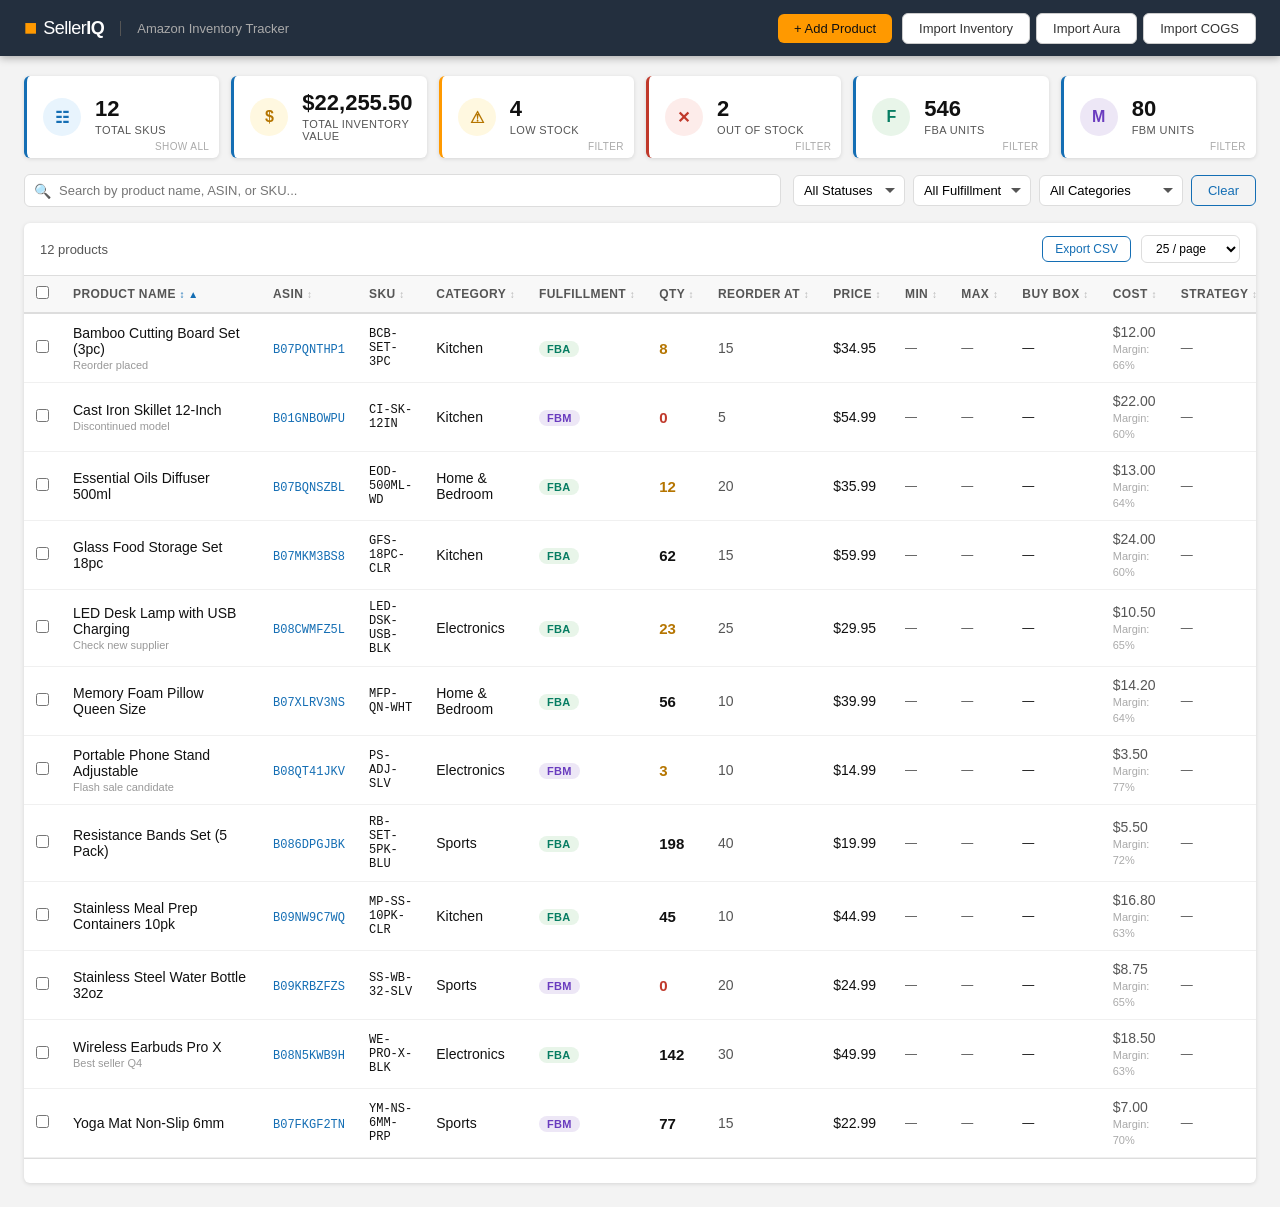
<file: index.html>
<!DOCTYPE html>
<html lang="en">
<head>
  <meta charset="UTF-8" />
  <meta name="viewport" content="width=device-width, initial-scale=1.0" />
  <meta http-equiv="Cache-Control" content="no-cache, no-store, must-revalidate" />
  <meta http-equiv="Pragma" content="no-cache" />
  <meta http-equiv="Expires" content="0" />
  <title>Amazon Inventory Tracker</title>
  <link rel="stylesheet" href="styles.css?v=4" />
</head>
<body>
  <!-- Header -->
  <header class="header">
    <div class="header-left">
      <div class="logo">
        <span class="logo-icon">&#9632;</span>
        <span class="logo-text">Seller<strong>IQ</strong></span>
      </div>
      <span class="header-subtitle">Amazon Inventory Tracker</span>
    </div>
    <div class="header-right">
      <button class="btn btn-primary" id="addProductBtn">+ Add Product</button>
      <div class="import-group">
        <button class="btn btn-secondary" id="importBtn">Import Inventory</button>
        <button class="btn btn-secondary" id="importAuraBtn">Import Aura</button>
        <button class="btn btn-secondary" id="importCogsBtn">Import COGS</button>
      </div>
      <input type="file" id="csvFileInput" accept=".csv,.txt,.tsv,text/plain,text/csv" style="display:none" />
      <input type="file" id="auraFileInput" accept=".csv,.txt,.tsv,text/plain,text/csv" style="display:none" />
      <input type="file" id="cogsFileInput" accept=".csv,.txt,.tsv,text/plain,text/csv" style="display:none" />
    </div>
  </header>

  <!-- Dashboard Stats -->
  <section class="dashboard">
    <div class="stat-card stat-clickable" data-filter="all">
      <div class="stat-icon total">&#9783;</div>
      <div class="stat-info">
        <div class="stat-value" id="statTotalSKUs">0</div>
        <div class="stat-label">Total SKUs</div>
      </div>
      <span class="stat-filter-hint">Show all</span>
    </div>
    <div class="stat-card">
      <div class="stat-icon value">&#36;</div>
      <div class="stat-info">
        <div class="stat-value" id="statTotalValue">$0.00</div>
        <div class="stat-label">Total Inventory Value</div>
      </div>
    </div>
    <div class="stat-card warning stat-clickable" data-filter="low_stock">
      <div class="stat-icon low">&#9888;</div>
      <div class="stat-info">
        <div class="stat-value" id="statLowStock">0</div>
        <div class="stat-label">Low Stock</div>
      </div>
      <span class="stat-filter-hint">Filter</span>
    </div>
    <div class="stat-card danger stat-clickable" data-filter="out_of_stock">
      <div class="stat-icon out">&#10005;</div>
      <div class="stat-info">
        <div class="stat-value" id="statOutOfStock">0</div>
        <div class="stat-label">Out of Stock</div>
      </div>
      <span class="stat-filter-hint">Filter</span>
    </div>
    <div class="stat-card stat-clickable" data-filter="FBA">
      <div class="stat-icon fba">F</div>
      <div class="stat-info">
        <div class="stat-value" id="statFBA">0</div>
        <div class="stat-label">FBA Units</div>
      </div>
      <span class="stat-filter-hint">Filter</span>
    </div>
    <div class="stat-card stat-clickable" data-filter="FBM">
      <div class="stat-icon fbm">M</div>
      <div class="stat-info">
        <div class="stat-value" id="statFBM">0</div>
        <div class="stat-label">FBM Units</div>
      </div>
      <span class="stat-filter-hint">Filter</span>
    </div>
  </section>

  <!-- Filters & Search -->
  <section class="toolbar">
    <div class="search-box">
      <span class="search-icon">&#128269;</span>
      <input type="text" id="searchInput" placeholder="Search by product name, ASIN, or SKU..." />
    </div>
    <div class="filters">
      <select id="filterStatus">
        <option value="">All Statuses</option>
        <option value="active">Active</option>
        <option value="inactive">Inactive</option>
        <option value="low_stock">Low Stock</option>
        <option value="out_of_stock">Out of Stock</option>
      </select>
      <select id="filterFulfillment">
        <option value="">All Fulfillment</option>
        <option value="FBA">FBA</option>
        <option value="FBM">FBM</option>
      </select>
      <select id="filterCategory">
        <option value="">All Categories</option>
      </select>
      <button class="btn btn-ghost" id="clearFilters">Clear</button>
    </div>
  </section>

  <!-- Inventory Table -->
  <section class="table-section">
    <div class="table-header">
      <span id="resultCount" class="result-count">0 products</span>
      <div class="table-actions">
        <button class="btn btn-ghost btn-sm" id="exportBtn">Export CSV</button>
        <select id="pageSizeSelect">
          <option value="10">10 / page</option>
          <option value="25" selected>25 / page</option>
          <option value="50">50 / page</option>
          <option value="100">100 / page</option>
        </select>
      </div>
    </div>
    <div class="table-wrapper">
      <table id="inventoryTable">
        <thead>
          <tr>
            <th class="col-check"><input type="checkbox" id="selectAll" /></th>
            <th class="sortable" data-col="name">Product Name <span class="sort-arrow">&#8597;</span></th>
            <th class="sortable" data-col="asin">ASIN <span class="sort-arrow">&#8597;</span></th>
            <th class="sortable" data-col="sku">SKU <span class="sort-arrow">&#8597;</span></th>
            <th class="sortable" data-col="category">Category <span class="sort-arrow">&#8597;</span></th>
            <th class="sortable" data-col="fulfillment">Fulfillment <span class="sort-arrow">&#8597;</span></th>
            <th class="sortable" data-col="quantity">Qty <span class="sort-arrow">&#8597;</span></th>
            <th class="sortable" data-col="reorderPoint">Reorder At <span class="sort-arrow">&#8597;</span></th>
            <th class="sortable" data-col="price">Price <span class="sort-arrow">&#8597;</span></th>
            <th class="sortable" data-col="minPrice">Min <span class="sort-arrow">&#8597;</span></th>
            <th class="sortable" data-col="maxPrice">Max <span class="sort-arrow">&#8597;</span></th>
            <th class="sortable" data-col="buyBoxPrice">Buy Box <span class="sort-arrow">&#8597;</span></th>
            <th class="sortable" data-col="cost">Cost <span class="sort-arrow">&#8597;</span></th>
            <th class="sortable" data-col="strategy">Strategy <span class="sort-arrow">&#8597;</span></th>
            <th class="sortable" data-col="status">Status <span class="sort-arrow">&#8597;</span></th>
            <th>Actions</th>
          </tr>
        </thead>
        <tbody id="inventoryBody">
        </tbody>
      </table>
    </div>
    <div class="pagination" id="pagination"></div>
  </section>

  <!-- Bulk Actions Bar -->
  <div class="bulk-bar hidden" id="bulkBar">
    <span id="bulkCount">0 selected</span>
    <button class="btn btn-sm btn-secondary" id="bulkExport">Export Selected</button>
    <button class="btn btn-sm btn-danger" id="bulkDelete">Delete Selected</button>
    <button class="btn btn-sm btn-ghost" id="bulkClear">Cancel</button>
  </div>

  <!-- Add / Edit Modal -->
  <div class="modal-overlay hidden" id="modalOverlay">
    <div class="modal">
      <div class="modal-header">
        <h2 id="modalTitle">Add Product</h2>
        <button class="modal-close" id="modalClose">&times;</button>
      </div>
      <div class="modal-body">
        <form id="productForm" novalidate>
          <input type="hidden" id="fieldId" />
          <div class="form-grid">
            <div class="form-group full-width">
              <label for="fieldName">Product Name <span class="required">*</span></label>
              <input type="text" id="fieldName" placeholder="e.g. Wireless Earbuds Pro" required />
              <span class="field-error" id="errName"></span>
            </div>
            <div class="form-group">
              <label for="fieldAsin">ASIN <span class="required">*</span></label>
              <input type="text" id="fieldAsin" placeholder="e.g. B08N5KWB9H" maxlength="10" required />
              <span class="field-error" id="errAsin"></span>
            </div>
            <div class="form-group">
              <label for="fieldSku">SKU <span class="required">*</span></label>
              <input type="text" id="fieldSku" placeholder="e.g. WE-PRO-BLK-001" required />
              <span class="field-error" id="errSku"></span>
            </div>
            <div class="form-group">
              <label for="fieldCategory">Category</label>
              <input type="text" id="fieldCategory" placeholder="e.g. Electronics" list="categoryList" />
              <datalist id="categoryList"></datalist>
            </div>
            <div class="form-group">
              <label for="fieldFulfillment">Fulfillment</label>
              <select id="fieldFulfillment">
                <option value="FBA">FBA (Fulfilled by Amazon)</option>
                <option value="FBM">FBM (Fulfilled by Merchant)</option>
              </select>
            </div>
            <div class="form-group">
              <label for="fieldQuantity">Current Quantity <span class="required">*</span></label>
              <input type="number" id="fieldQuantity" min="0" placeholder="0" required />
              <span class="field-error" id="errQuantity"></span>
            </div>
            <div class="form-group">
              <label for="fieldReorderPoint">Reorder Point</label>
              <input type="number" id="fieldReorderPoint" min="0" placeholder="e.g. 20" />
            </div>
            <div class="form-group">
              <label for="fieldPrice">Sale Price ($) <span class="required">*</span></label>
              <input type="number" id="fieldPrice" min="0" step="0.01" placeholder="0.00" required />
              <span class="field-error" id="errPrice"></span>
            </div>
            <div class="form-group">
              <label for="fieldCost">Unit Cost / COGS ($)</label>
              <input type="number" id="fieldCost" min="0" step="0.01" placeholder="0.00" />
            </div>
            <div class="form-group">
              <label for="fieldMinPrice">Aura Min Price ($)</label>
              <input type="number" id="fieldMinPrice" min="0" step="0.01" placeholder="0.00" />
            </div>
            <div class="form-group">
              <label for="fieldMaxPrice">Aura Max Price ($)</label>
              <input type="number" id="fieldMaxPrice" min="0" step="0.01" placeholder="0.00" />
            </div>
            <div class="form-group">
              <label for="fieldBuyBoxPrice">Buy Box Price ($)</label>
              <input type="number" id="fieldBuyBoxPrice" min="0" step="0.01" placeholder="0.00" />
            </div>
            <div class="form-group">
              <label for="fieldStrategy">Aura Strategy</label>
              <input type="text" id="fieldStrategy" placeholder="e.g. Sales Velocity" />
            </div>
            <div class="form-group">
              <label for="fieldStatus">Status</label>
              <select id="fieldStatus">
                <option value="active">Active</option>
                <option value="inactive">Inactive</option>
              </select>
            </div>
            <div class="form-group full-width">
              <label for="fieldNotes">Notes</label>
              <textarea id="fieldNotes" rows="2" placeholder="Optional notes..."></textarea>
            </div>
          </div>
        </form>
      </div>
      <div class="modal-footer">
        <button class="btn btn-ghost" id="modalCancel">Cancel</button>
        <button class="btn btn-primary" id="modalSave">Save Product</button>
      </div>
    </div>
  </div>

  <!-- Confirm Delete Modal -->
  <div class="modal-overlay hidden" id="deleteOverlay">
    <div class="modal modal-sm">
      <div class="modal-header">
        <h2>Delete Product</h2>
        <button class="modal-close" id="deleteClose">&times;</button>
      </div>
      <div class="modal-body">
        <p id="deleteMessage">Are you sure you want to delete this product?</p>
      </div>
      <div class="modal-footer">
        <button class="btn btn-ghost" id="deleteCancelBtn">Cancel</button>
        <button class="btn btn-danger" id="deleteConfirmBtn">Delete</button>
      </div>
    </div>
  </div>

  <script src="app.js?v=4"></script>
</body>
</html>
</file>
<file: styles.css>
/* ===== Reset & Base ===== */
*, *::before, *::after { box-sizing: border-box; margin: 0; padding: 0; }

:root {
  --amazon-orange: #FF9900;
  --amazon-dark: #131921;
  --amazon-navy: #232F3E;
  --amazon-blue: #146EB4;
  --amazon-light-blue: #37A5D8;
  --bg: #F3F3F3;
  --surface: #FFFFFF;
  --border: #DDD;
  --text: #111;
  --text-muted: #555;
  --green: #067D62;
  --green-bg: #E6F4F1;
  --yellow: #B57500;
  --yellow-bg: #FFF8E0;
  --red: #C0392B;
  --red-bg: #FDECEA;
  --blue-bg: #E8F4FD;
  --radius: 6px;
  --shadow: 0 1px 4px rgba(0,0,0,0.12);
  --shadow-md: 0 4px 16px rgba(0,0,0,0.16);
}

body {
  font-family: -apple-system, BlinkMacSystemFont, "Segoe UI", Roboto, Arial, sans-serif;
  background: var(--bg);
  color: var(--text);
  font-size: 14px;
  min-height: 100vh;
}

/* ===== Header ===== */
.header {
  background: var(--amazon-navy);
  color: #fff;
  padding: 0 24px;
  height: 56px;
  display: flex;
  align-items: center;
  justify-content: space-between;
  position: sticky;
  top: 0;
  z-index: 100;
  box-shadow: 0 2px 8px rgba(0,0,0,0.3);
}

.header-left { display: flex; align-items: center; gap: 16px; }

.logo {
  display: flex;
  align-items: center;
  gap: 6px;
  font-size: 18px;
  color: #fff;
}

.logo-icon {
  color: var(--amazon-orange);
  font-size: 22px;
}

.logo-text { letter-spacing: -0.5px; }

.header-subtitle {
  font-size: 13px;
  color: #aaa;
  border-left: 1px solid #555;
  padding-left: 16px;
}

.header-right { display: flex; align-items: center; gap: 10px; }

.import-group { display: flex; align-items: center; gap: 6px; }

/* ===== Buttons ===== */
.btn {
  display: inline-flex;
  align-items: center;
  gap: 6px;
  padding: 7px 16px;
  border: none;
  border-radius: var(--radius);
  font-size: 13px;
  font-weight: 500;
  cursor: pointer;
  white-space: nowrap;
  transition: filter 0.15s, opacity 0.15s;
}
.btn:hover { filter: brightness(0.92); }
.btn:active { filter: brightness(0.85); }

.btn-primary { background: var(--amazon-orange); color: #111; }
.btn-secondary { background: #fff; color: #333; border: 1px solid #ccc; }
.btn-ghost { background: transparent; color: var(--amazon-blue); border: 1px solid var(--amazon-blue); }
.btn-danger { background: var(--red); color: #fff; }
.btn-sm { padding: 5px 12px; font-size: 12px; }

/* ===== Dashboard ===== */
.dashboard {
  display: grid;
  grid-template-columns: repeat(auto-fill, minmax(180px, 1fr));
  gap: 12px;
  padding: 20px 24px 0;
}

.stat-card {
  background: var(--surface);
  border-radius: var(--radius);
  padding: 16px;
  box-shadow: var(--shadow);
  display: flex;
  align-items: center;
  gap: 14px;
  border-left: 3px solid var(--amazon-blue);
}

.stat-card.warning { border-left-color: var(--amazon-orange); }
.stat-card.danger { border-left-color: var(--red); }

.stat-icon {
  width: 38px;
  height: 38px;
  border-radius: 50%;
  display: flex;
  align-items: center;
  justify-content: center;
  font-size: 16px;
  font-weight: 700;
  flex-shrink: 0;
  background: var(--blue-bg);
  color: var(--amazon-blue);
}

.stat-icon.low { background: var(--yellow-bg); color: var(--yellow); }
.stat-icon.out { background: var(--red-bg); color: var(--red); }
.stat-icon.fba { background: #E8F5E9; color: var(--green); }
.stat-icon.fbm { background: #EDE7F6; color: #6A3CBF; }
.stat-icon.value { background: var(--yellow-bg); color: var(--yellow); }

.stat-clickable {
  cursor: pointer;
  position: relative;
  transition: box-shadow 0.15s, transform 0.1s;
}
.stat-clickable:hover {
  box-shadow: 0 4px 12px rgba(0,0,0,0.15);
  transform: translateY(-1px);
}
.stat-clickable.stat-active {
  box-shadow: 0 0 0 2px var(--amazon-orange), 0 4px 12px rgba(0,0,0,0.15);
}
.stat-filter-hint {
  position: absolute;
  bottom: 6px;
  right: 10px;
  font-size: 10px;
  color: #aaa;
  text-transform: uppercase;
  letter-spacing: 0.4px;
}
.stat-clickable:hover .stat-filter-hint { color: var(--amazon-blue); }
.stat-clickable.stat-active .stat-filter-hint { color: var(--amazon-orange); }

.stat-value {
  font-size: 22px;
  font-weight: 700;
  line-height: 1;
  color: var(--text);
}

.stat-label {
  font-size: 11px;
  color: var(--text-muted);
  margin-top: 4px;
  text-transform: uppercase;
  letter-spacing: 0.4px;
}

/* ===== Toolbar ===== */
.toolbar {
  display: flex;
  align-items: center;
  gap: 12px;
  padding: 16px 24px;
  flex-wrap: wrap;
}

.search-box {
  position: relative;
  flex: 1;
  min-width: 220px;
}

.search-icon {
  position: absolute;
  left: 10px;
  top: 50%;
  transform: translateY(-50%);
  font-size: 14px;
  color: #999;
  pointer-events: none;
}

.search-box input {
  width: 100%;
  padding: 8px 12px 8px 34px;
  border: 1px solid var(--border);
  border-radius: var(--radius);
  font-size: 13px;
  background: var(--surface);
  outline: none;
  transition: border-color 0.2s;
}

.search-box input:focus { border-color: var(--amazon-blue); }

.filters {
  display: flex;
  align-items: center;
  gap: 8px;
  flex-wrap: wrap;
}

.filters select {
  padding: 7px 28px 7px 10px;
  border: 1px solid var(--border);
  border-radius: var(--radius);
  font-size: 13px;
  background: var(--surface);
  cursor: pointer;
  outline: none;
  appearance: none;
  background-image: url("data:image/svg+xml,%3Csvg xmlns='http://www.w3.org/2000/svg' width='12' height='12' viewBox='0 0 12 12'%3E%3Cpath fill='%23555' d='M6 8L1 3h10z'/%3E%3C/svg%3E");
  background-repeat: no-repeat;
  background-position: right 8px center;
  transition: border-color 0.2s;
}

.filters select:focus { border-color: var(--amazon-blue); }


/* ===== Table Section ===== */
.table-section {
  margin: 0 24px 24px;
  background: var(--surface);
  border-radius: var(--radius);
  box-shadow: var(--shadow);
  overflow: hidden;
}

.table-header {
  display: flex;
  align-items: center;
  justify-content: space-between;
  padding: 12px 16px;
  border-bottom: 1px solid var(--border);
}

.result-count { font-size: 13px; color: var(--text-muted); }

.table-actions { display: flex; align-items: center; gap: 10px; }

.table-actions select {
  padding: 5px 10px;
  border: 1px solid var(--border);
  border-radius: var(--radius);
  font-size: 12px;
  background: var(--surface);
  cursor: pointer;
  outline: none;
}

.table-wrapper { overflow-x: auto; }

table {
  width: 100%;
  border-collapse: collapse;
  min-width: 900px;
}

thead { background: #F8F8F8; }

th {
  padding: 10px 12px;
  text-align: left;
  font-size: 12px;
  font-weight: 600;
  color: var(--text-muted);
  text-transform: uppercase;
  letter-spacing: 0.4px;
  border-bottom: 2px solid var(--border);
  white-space: nowrap;
  user-select: none;
}

th.sortable { cursor: pointer; }
th.sortable:hover { color: var(--amazon-blue); }
th.sorted-asc .sort-arrow::after { content: " ▲"; }
th.sorted-desc .sort-arrow::after { content: " ▼"; }
.sort-arrow { opacity: 0.4; font-size: 10px; }
th.sorted-asc .sort-arrow,
th.sorted-desc .sort-arrow { opacity: 1; color: var(--amazon-blue); }

.col-check { width: 36px; }

td {
  padding: 10px 12px;
  border-bottom: 1px solid #F0F0F0;
  vertical-align: middle;
}

tbody tr:hover { background: #FAFAFA; }
tbody tr.selected-row { background: #EBF5FF; }

.col-name { min-width: 200px; }
.product-name { font-weight: 500; }
.product-asin { font-size: 11px; color: var(--amazon-blue); font-family: monospace; }

.badge {
  display: inline-block;
  padding: 2px 8px;
  border-radius: 10px;
  font-size: 11px;
  font-weight: 600;
  text-transform: uppercase;
  letter-spacing: 0.3px;
}

.badge-fba { background: #E8F5E9; color: var(--green); }
.badge-fbm { background: #EDE7F6; color: #6A3CBF; }
.badge-active { background: var(--green-bg); color: var(--green); }
.badge-inactive { background: #EEE; color: #777; }
.badge-low { background: var(--yellow-bg); color: var(--yellow); }
.badge-out { background: var(--red-bg); color: var(--red); }

.qty-cell {
  font-weight: 600;
  font-size: 15px;
}

.qty-low { color: var(--yellow); }
.qty-out { color: var(--red); }

.actions-cell { white-space: nowrap; }

.btn-icon {
  background: none;
  border: none;
  cursor: pointer;
  padding: 5px 8px;
  border-radius: 4px;
  font-size: 14px;
  color: var(--text-muted);
  transition: background 0.15s, color 0.15s;
}

.btn-icon:hover { background: #F0F0F0; color: var(--text); }
.btn-icon.delete:hover { background: var(--red-bg); color: var(--red); }
.btn-icon.edit:hover { background: var(--blue-bg); color: var(--amazon-blue); }

.buybox-price {
  font-weight: 600;
  color: var(--green);
}

.strategy-badge {
  display: inline-block;
  background: var(--blue-bg);
  color: var(--amazon-blue);
  border-radius: 4px;
  padding: 2px 7px;
  font-size: 11px;
  white-space: nowrap;
  max-width: 120px;
  overflow: hidden;
  text-overflow: ellipsis;
}

/* ===== Empty State ===== */
.empty-state {
  text-align: center;
  padding: 60px 20px;
  color: var(--text-muted);
}

.empty-state .empty-icon { font-size: 48px; margin-bottom: 12px; }
.empty-state h3 { font-size: 16px; color: var(--text); margin-bottom: 6px; }
.empty-state p { font-size: 13px; margin-bottom: 18px; }

/* ===== Pagination ===== */
.pagination {
  display: flex;
  align-items: center;
  justify-content: center;
  gap: 4px;
  padding: 12px;
  border-top: 1px solid var(--border);
}

.page-btn {
  min-width: 32px;
  height: 32px;
  padding: 0 8px;
  border: 1px solid var(--border);
  border-radius: 4px;
  background: var(--surface);
  font-size: 13px;
  cursor: pointer;
  transition: background 0.15s, border-color 0.15s;
  color: var(--text);
}

.page-btn:hover { background: #F0F0F0; }
.page-btn.active { background: var(--amazon-orange); border-color: var(--amazon-orange); color: #111; font-weight: 700; }
.page-btn:disabled { opacity: 0.4; cursor: not-allowed; }

/* ===== Bulk Bar ===== */
.bulk-bar {
  position: fixed;
  bottom: 24px;
  left: 50%;
  transform: translateX(-50%);
  background: var(--amazon-navy);
  color: #fff;
  padding: 12px 20px;
  border-radius: 8px;
  display: flex;
  align-items: center;
  gap: 12px;
  box-shadow: var(--shadow-md);
  z-index: 200;
  font-size: 13px;
}

/* ===== Modals ===== */
.modal-overlay {
  position: fixed;
  inset: 0;
  background: rgba(0,0,0,0.5);
  z-index: 300;
  display: flex;
  align-items: center;
  justify-content: center;
  padding: 20px;
  animation: fadeIn 0.15s ease;
}

@keyframes fadeIn { from { opacity: 0; } to { opacity: 1; } }

.modal {
  background: var(--surface);
  border-radius: 8px;
  width: 100%;
  max-width: 640px;
  max-height: 90vh;
  display: flex;
  flex-direction: column;
  box-shadow: var(--shadow-md);
  animation: slideUp 0.2s ease;
}

.modal-sm { max-width: 420px; }

@keyframes slideUp { from { transform: translateY(20px); opacity: 0; } to { transform: translateY(0); opacity: 1; } }

.modal-header {
  display: flex;
  align-items: center;
  justify-content: space-between;
  padding: 16px 20px;
  border-bottom: 1px solid var(--border);
}

.modal-header h2 { font-size: 16px; }

.modal-close {
  background: none;
  border: none;
  font-size: 22px;
  cursor: pointer;
  color: var(--text-muted);
  line-height: 1;
  padding: 2px 6px;
  border-radius: 4px;
}
.modal-close:hover { background: #F0F0F0; color: var(--text); }

.modal-body {
  padding: 20px;
  overflow-y: auto;
  flex: 1;
}

.modal-footer {
  padding: 14px 20px;
  border-top: 1px solid var(--border);
  display: flex;
  justify-content: flex-end;
  gap: 10px;
}

/* ===== Form ===== */
.form-grid {
  display: grid;
  grid-template-columns: 1fr 1fr;
  gap: 14px;
}

.form-group { display: flex; flex-direction: column; gap: 5px; }
.form-group.full-width { grid-column: 1 / -1; }

label {
  font-size: 12px;
  font-weight: 600;
  color: var(--text-muted);
  text-transform: uppercase;
  letter-spacing: 0.4px;
}

.required { color: var(--red); }

.form-group input,
.form-group select,
.form-group textarea {
  padding: 8px 10px;
  border: 1px solid var(--border);
  border-radius: var(--radius);
  font-size: 13px;
  font-family: inherit;
  outline: none;
  transition: border-color 0.2s;
  background: var(--surface);
  color: var(--text);
}

.form-group input:focus,
.form-group select:focus,
.form-group textarea:focus { border-color: var(--amazon-blue); }

.form-group input.error,
.form-group select.error { border-color: var(--red); }

.field-error { font-size: 11px; color: var(--red); min-height: 14px; }

/* ===== Utilities ===== */
.hidden { display: none !important; }

/* ===== Responsive ===== */
@media (max-width: 768px) {
  .header { padding: 0 14px; }
  .header-subtitle { display: none; }
  .dashboard { grid-template-columns: repeat(2, 1fr); padding: 14px 14px 0; }
  .toolbar { padding: 12px 14px; }
  .table-section { margin: 0 14px 80px; }
  .form-grid { grid-template-columns: 1fr; }
}
</file>
